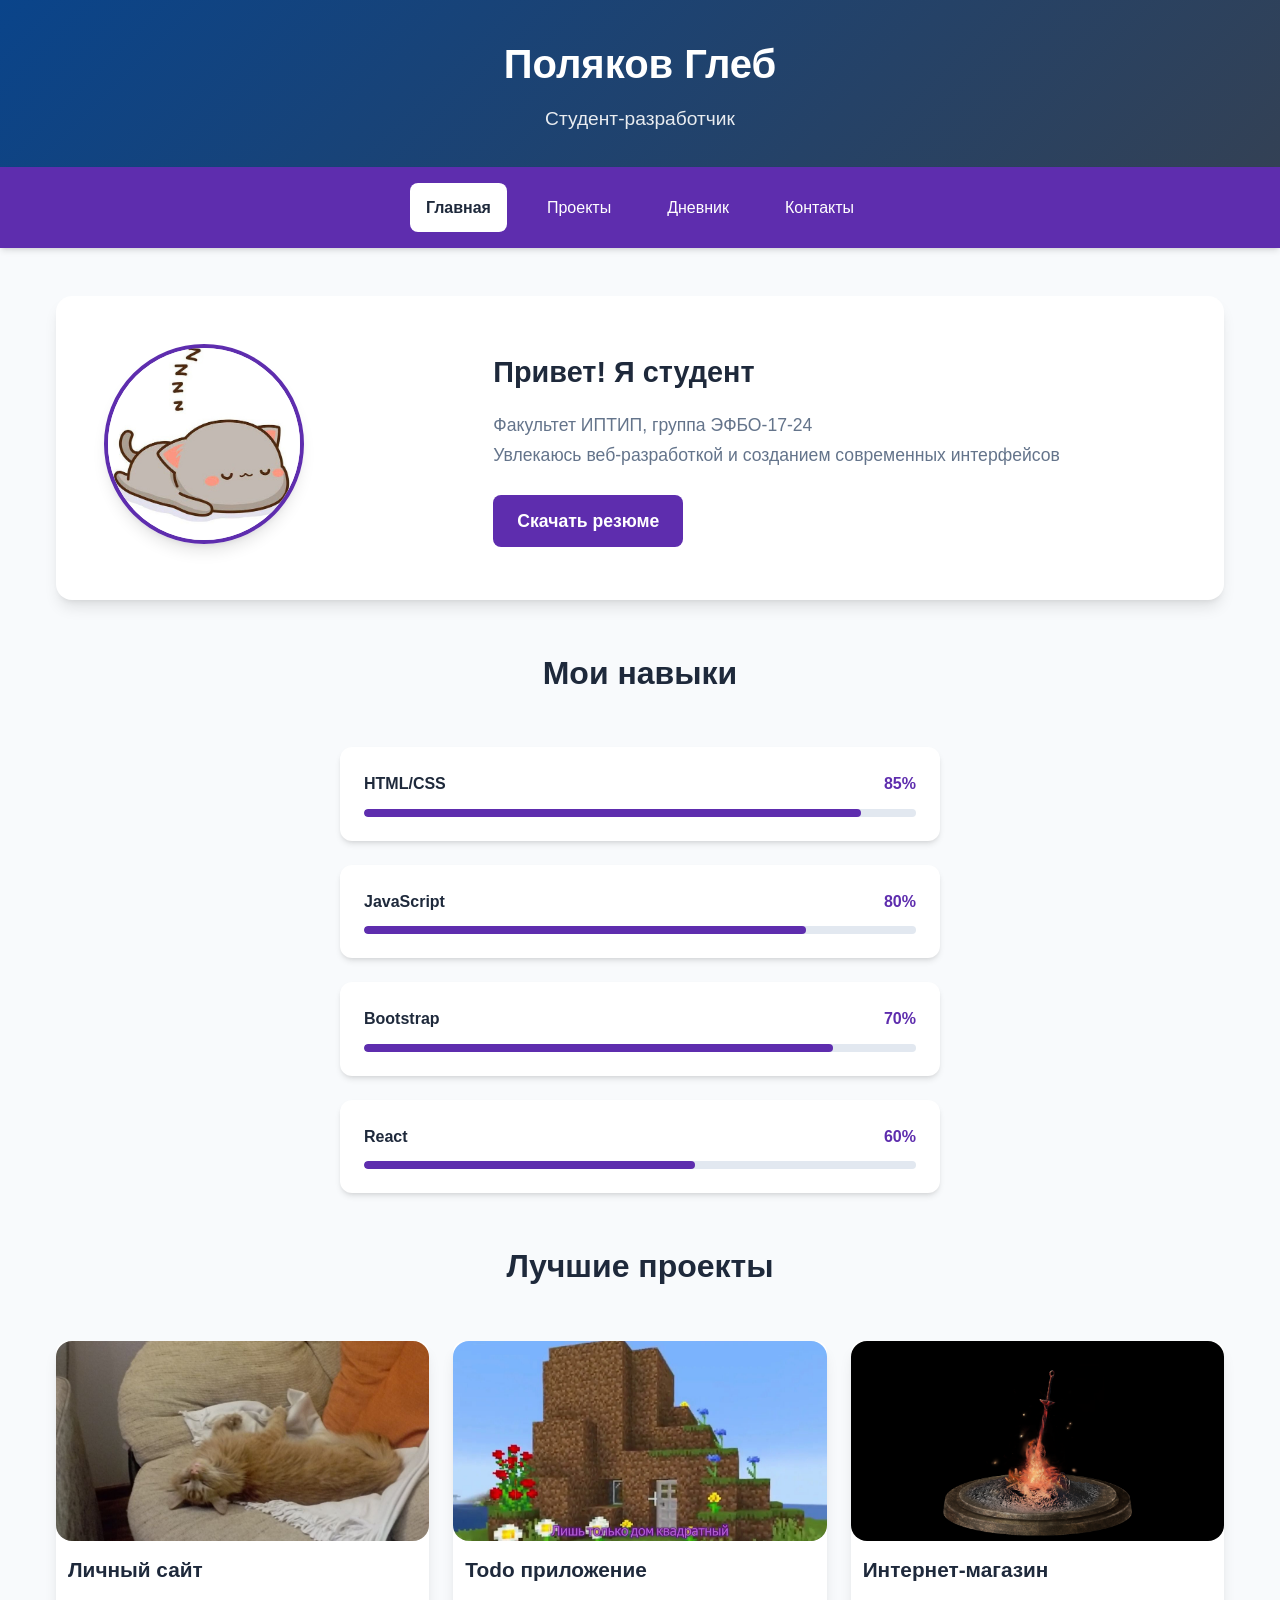
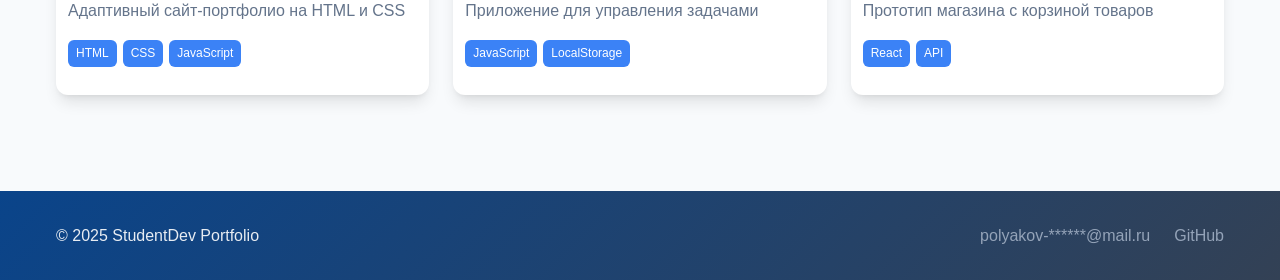
<file: index.html>
<!DOCTYPE html>
<html lang="ru">
<head>
    <meta charset="UTF-8">
    <meta name="viewport" content="width=device-width, initial-scale=1.0">
    <meta name="description" content="Личный сайт студента-разработчика - главная">
    <title>Главная - StudentDev Portfolio</title>
    <link rel="stylesheet" href="styles/styles.css">
</head>
<body>
    <div class="page">
        <!-- Header -->
        <header class="header">
            <div class="container">
                <div class="header__content">
                    <h1 class="header__title">Поляков Глеб</h1>
                    <p class="header__subtitle">Студент-разработчик</p>
                </div>
            </div>
        </header>

        <!-- Navigation -->
        <nav class="nav" aria-label="Основная навигация">
            <div class="container">
                <ul class="nav__list">
                    <li class="nav__item nav__item--active">
                        <a href="index.html" class="nav__link" aria-current="page">Главная</a>
                    </li>
                    <li class="nav__item">
                        <a href="pages/projects.html" class="nav__link">Проекты</a>
                    </li>
                    <li class="nav__item">
                        <a href="pages/diary.html" class="nav__link">Дневник</a>
                    </li>
                    <li class="nav__item">
                        <a href="pages/contacts.html" class="nav__link">Контакты</a>
                    </li>
                </ul>
            </div>
        </nav>

        <!-- Main Content -->
        <main class="main">
            <div class="container">
                <!-- Hero Section -->
                <section class="hero">
                    <div class="hero__content">
                        <div class="hero__image">
                            <img src="images/my-photo.jpg" alt="Фото студента" class="hero__photo">
                        </div>
                        <div class="hero__info">
                            <h2 class="hero__greeting">Привет! Я студент</h2>
                            <p class="hero__description">
                                Факультет ИПТИП, группа ЭФБО-17-24<br>
                                Увлекаюсь веб-разработкой и созданием современных интерфейсов
                            </p>
                            <a href="assets/resume.pdf" download class="button button--primary hero__button" aria-label="Скачать резюме">Скачать резюме</a>
                        </div>
                    </div>
                </section>

                <!-- Skills Section -->
                <section class="skills">
                    <h2 class="section-title">Мои навыки</h2>
                    <div class="skills__grid">
                        <div class="skill">
                            <div class="skill__header">
                                <span class="skill__name">HTML/CSS</span>
                                <span class="skill__percent">85%</span>
                            </div>
                            <div class="skill__progress">
                                <div class="skill__progress-bar" style="width: 90%"></div>
                            </div>
                        </div>
                        <div class="skill">
                            <div class="skill__header">
                                <span class="skill__name">JavaScript</span>
                                <span class="skill__percent">80%</span>
                            </div>
                            <div class="skill__progress">
                                <div class="skill__progress-bar" style="width: 80%"></div>
                            </div>
                        </div>
                        <div class="skill">
                            <div class="skill__header">
                                <span class="skill__name">Bootstrap</span>
                                <span class="skill__percent">70%</span>
                            </div>
                            <div class="skill__progress">
                                <div class="skill__progress-bar" style="width: 85%"></div>
                            </div>
                        </div>
                        <div class="skill">
                            <div class="skill__header">
                                <span class="skill__name">React</span>
                                <span class="skill__percent">60%</span>
                            </div>
                            <div class="skill__progress">
                                <div class="skill__progress-bar" style="width: 60%"></div>
                            </div>
                        </div>
                    </div>
                </section>

                <!-- Projects Preview -->
                <section class="projects-preview">
                    <h2 class="section-title">Лучшие проекты</h2>
                    <div class="projects-preview__grid">
                        <article class="project-card">
                            <div class="project-card__image">
                                <img src="images/project1.jpg" alt="Личный сайт" class="responsive-image">
                            </div>
                            <div class="project-card__content">
                                <h3 class="project-card__title">Личный сайт</h3>
                                <p class="project-card__description">
                                    Адаптивный сайт-портфолио на HTML и CSS
                                </p>
                                <div class="project-card__tags">
                                    <span class="tag">HTML</span>
                                    <span class="tag">CSS</span>
                                    <span class="tag">JavaScript</span>
                                </div>
                            </div>
                        </article>
                        <article class="project-card">
                            <div class="project-card__image">
                                <img src="images/project2.jpg" alt="Todo приложение" class="responsive-image">
                            </div>
                            <div class="project-card__content">
                                <h3 class="project-card__title">Todo приложение</h3>
                                <p class="project-card__description">
                                    Приложение для управления задачами
                                </p>
                                <div class="project-card__tags">
                                    <span class="tag">JavaScript</span>
                                    <span class="tag">LocalStorage</span>
                                </div>
                            </div>
                        </article>
                        <article class="project-card">
                            <div class="project-card__image">
                                <img src="images/project3.png" alt="Интернет-магазин" class="responsive-image">
                            </div>
                            <div class="project-card__content">
                                <h3 class="project-card__title">Интернет-магазин</h3>
                                <p class="project-card__description">
                                    Прототип магазина с корзиной товаров
                                </p>
                                <div class="project-card__tags">
                                    <span class="tag">React</span>
                                    <span class="tag">API</span>
                                </div>
                            </div>
                        </article>
                    </div>
                </section>
            </div>
        </main>

        <!-- Footer -->
        <footer class="footer">
            <div class="container">
                <div class="footer__content">
                    <p class="footer__copyright">&copy; 2025 StudentDev Portfolio</p>
                    <div class="footer__links">
                        <a href="mailto:student@edu.ru" class="footer__link">polyakov-******@mail.ru</a>
                        <a href="https://github.com/PolKas1806/frontend-backend-KR3/tree/dev" class="footer__link">GitHub</a>
                    </div>
                </div>
            </div>
        </footer>
    </div>
</body>
</html>
</file>
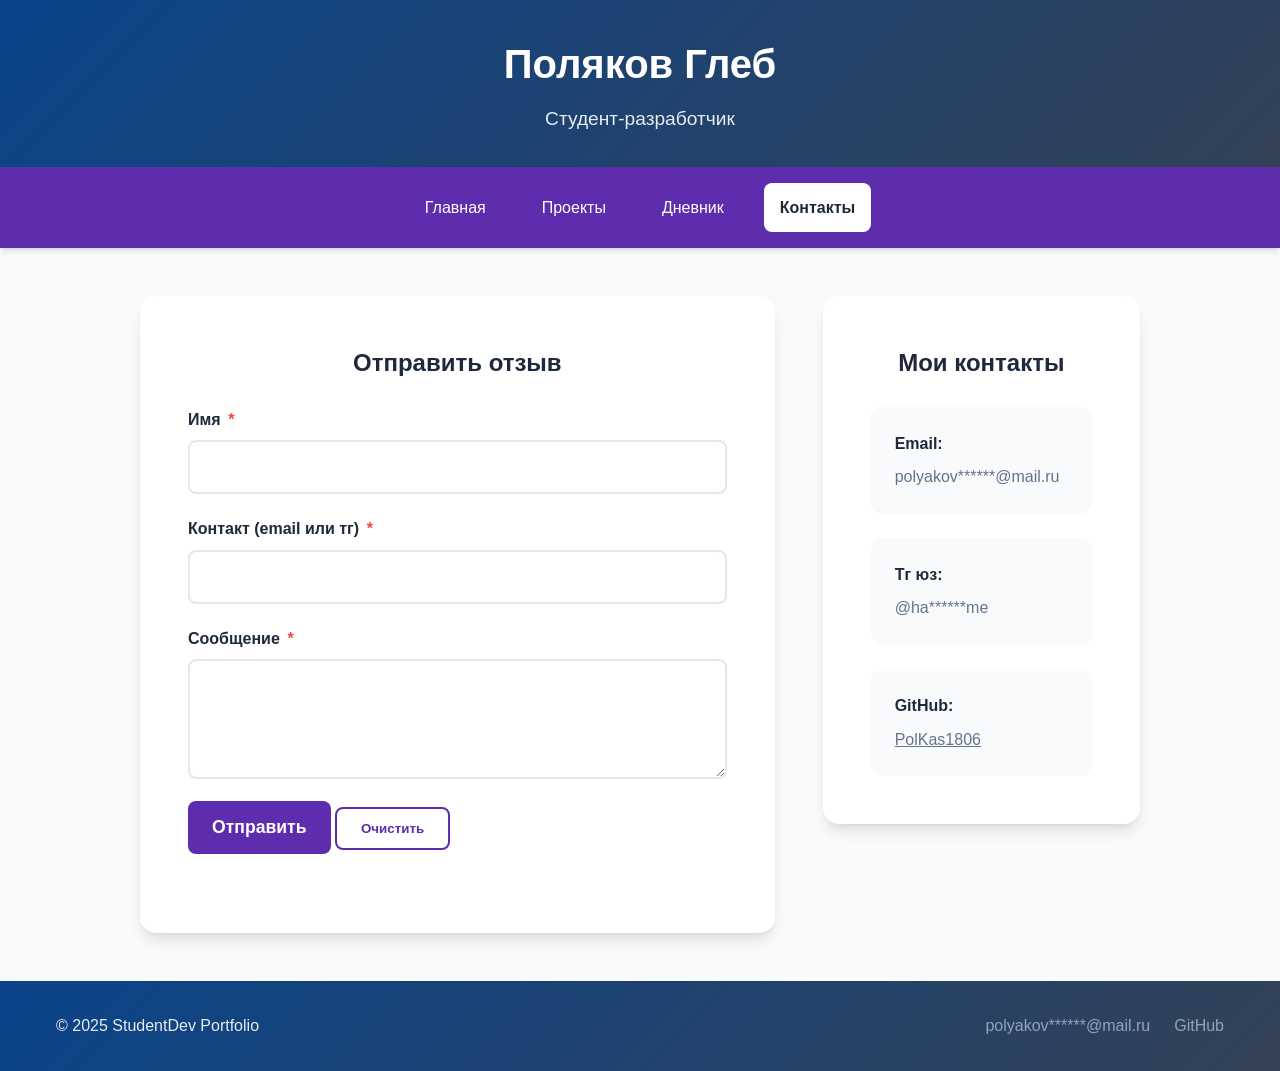
<file: pages/contacts.html>
<!DOCTYPE html>
<html lang="ru">
<head>
    <meta charset="UTF-8">
    <meta name="viewport" content="width=device-width, initial-scale=1.0">
    <meta name="description" content="Личный сайт студента-разработчика - контакты">
    <title>Проекты - StudentDev Portfolio</title>
    <link rel="stylesheet" href="../styles/styles.css">
</head>
<body>
    <div class="page">
        <!-- Header -->
        <header class="header">
            <div class="container">
                <div class="header__content">
                    <h1 class="header__title">Поляков Глеб</h1>
                    <p class="header__subtitle">Студент-разработчик</p>
                </div>
            </div>
        </header>

        <!-- Navigation -->
        <nav class="nav" aria-label="Основная навигация">
            <div class="container">
                <ul class="nav__list">
                    <li class="nav__item">
                        <a href="../index.html" class="nav__link">Главная</a>
                    </li>
                    <li class="nav__item">
                        <a href="projects.html" class="nav__link">Проекты</a>
                    </li>
                    <li class="nav__item">
                        <a href="diary.html" class="nav__link">Дневник</a>
                    </li>
                    <li class="nav__item nav__item--active">
                        <a href="contacts.html" class="nav__link" aria-current="page">Контакты</a>
                    </li>
                </ul>
            </div>
        </nav>

        <!-- Main Content -->
        <main class="main">
            <div class="container">
                <div class="contacts__content">
                    <div class="contact-form" aria-labelledby="contactFormTitle">
                        <h2 id="contactFormTitle" class="contact-form__title">Отправить отзыв</h2>

                        <form id="contactForm" class="form" novalidate>
                            <fieldset>
                                <legend class="visually-hidden">Форма обратной связи</legend>

                                <div class="form-group">
                                    <label for="name" class="form-label">Имя <span aria-hidden="true" class="required-mark">*</span></label>
                                    <input id="name" name="name" type="text" class="form__input" required aria-required="true" aria-describedby="nameError">
                                    <span id="nameError" class="form-error" role="alert" aria-live="assertive"></span>
                                </div>

                                <div class="form-group">
                                    <label for="contact" class="form-label">Контакт (email или тг) <span aria-hidden="true" class="required-mark">*</span></label>
                                    <input id="contact" name="contact" type="text" class="form__input" required aria-required="true" aria-describedby="contactError">
                                    <span id="contactError" class="form-error" role="alert" aria-live="assertive"></span>
                                </div>

                                <div class="form-group">
                                    <label for="message" class="form-label">Сообщение <span aria-hidden="true" class="required-mark">*</span></label>
                                    <textarea id="message" name="message" class="form__textarea" required aria-required="true" aria-describedby="messageError"></textarea>
                                    <span id="messageError" class="form-error" role="alert" aria-live="assertive"></span>
                                </div>

                                <div class="form-actions">
                                    <button type="submit" class="button form__button button--primary">Отправить</button>
                                    <button type="button" id="contactReset" class="button button--outline">Очистить</button>
                                </div>
                            </fieldset>
                        </form>

                        <p id="formStatus" class="form-status" aria-live="polite"></p>
                    </div>
                    <div class="contact-info">
                        <h2 class="contact-info__title">Мои контакты</h2>
                        <div class="contact-info__items">
                            <div class="contact-item">
                                <div class="contact-item__content">
                                    <p class="contact-item__title">Email: <p class="contact-item__value">polyakov******@mail.ru</p></p>
                                </div>
                            </div>
                            <div class="contact-item">
                                <div class="contact-item__content">
                                    <p class="contact-item__title">Тг юз: <p class="contact-item__value">@ha******me</p></p>
                                </div>
                            </div>
                            <div class="contact-item">
                                <div class="contact-item__content">
                                    <p class="contact-item__title">GitHub: </p>
                                    <a href="https://github.com/PolKas1806/frontend-backend-KR3/tree/dev" class="contact-item__value">PolKas1806</a>
                                </div>
                            </div>
                        </div>
                    </div>
                </div>
            </div>
        </main>

        <!-- Footer -->
        <footer class="footer">
            <div class="container">
                <div class="footer__content">
                    <p class="footer__copyright">&copy; 2025 StudentDev Portfolio</p>
                    <div class="footer__links">
                        <a href="mailto:student@edu.ru" class="footer__link">polyakov******@mail.ru</a>
                        <a href="https://github.com/PolKas1806/frontend-backend-KR3/tree/dev" class="footer__link">GitHub</a>
                    </div>
                </div>
            </div>
        </footer>
    </div>
    <script>
        (function(){
        const form = document.getElementById('contactForm');
        const status = document.getElementById('formStatus');
        const resetBtn = document.getElementById('contactReset');

        function setError(input, message) {
            const err = document.getElementById(input.getAttribute('aria-describedby'));
            input.setAttribute('aria-invalid', 'true');
            if (err) err.textContent = message;
        }
        function clearError(input) {
            const err = document.getElementById(input.getAttribute('aria-describedby'));
            input.removeAttribute('aria-invalid');
            if (err) err.textContent = '';
        }

        function validate() {
            const name = form.elements['name'];
            const contact = form.elements['contact'];
            const message = form.elements['message'];
            let valid = true;
            // очистка
            [name, contact, message].forEach(clearError);

            if (!name.value.trim()) { setError(name, 'Введите имя'); valid = false; }
            if (!contact.value.trim()) { setError(contact, 'Укажите контакт'); valid = false; }
            if (!message.value.trim()) { setError(message, 'Напишите сообщение'); valid = false; }

            return { valid, firstInvalid: valid ? null : [name, contact, message].find(i => i.hasAttribute('aria-invalid')) };
        }

        form.addEventListener('submit', function(e){
            e.preventDefault();
            const result = validate();
            if (!result.valid) {
            result.firstInvalid.focus();
            status.textContent = 'Пожалуйста, исправьте ошибки в форме.';
            return;
            }
            // Успешная отправка (здесь можно сделать fetch). Для демонстрации — показать сообщение и сбросить форму.
            status.textContent = 'Спасибо! Ваше сообщение отправлено.';
            form.reset();
            [ ...form.elements ].forEach(el => { if (el.getAttribute && el.getAttribute('aria-invalid')) el.removeAttribute('aria-invalid'); });
        });

        resetBtn.addEventListener('click', () => {
            form.reset();
            status.textContent = '';
            [ ...form.elements ].forEach(el => { if (el.getAttribute && el.getAttribute('aria-invalid')) el.removeAttribute('aria-invalid'); const err = document.getElementById(el.getAttribute && el.getAttribute('aria-describedby')); if (err) err.textContent = ''; });
        });
        })();
    </script>
</body>
</html>
</file>
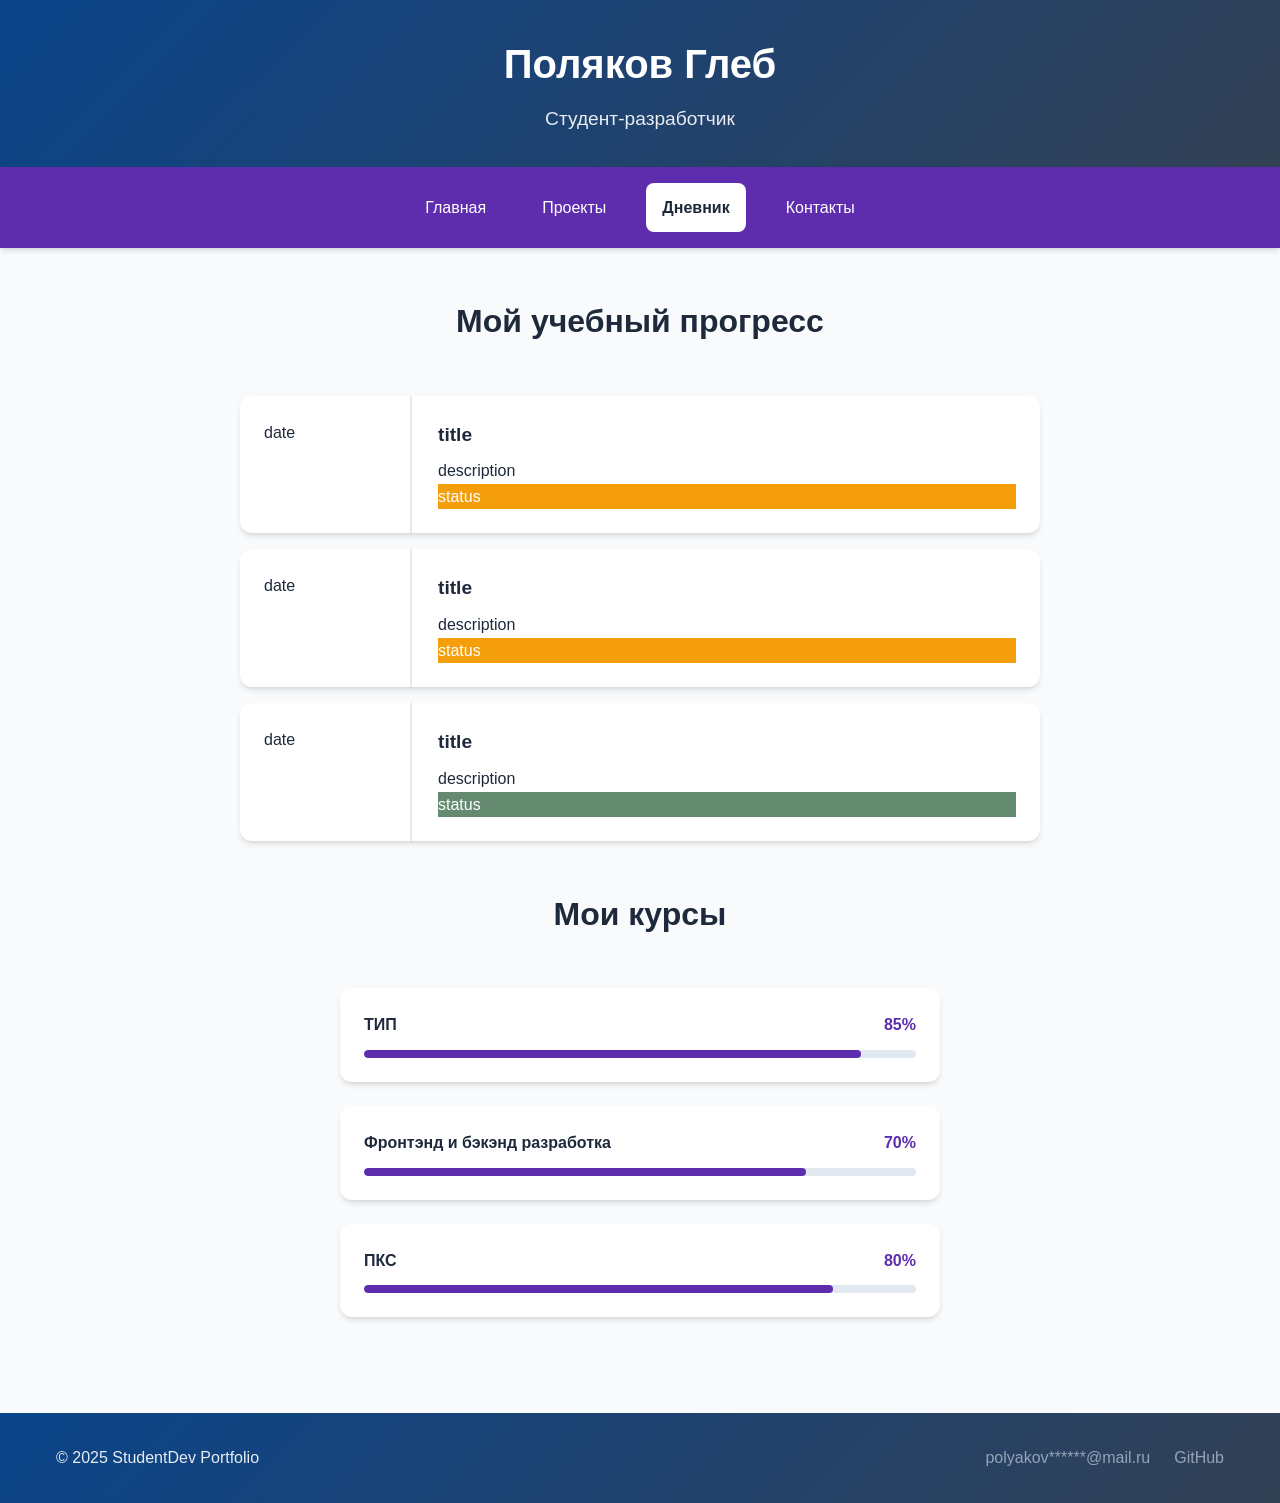
<file: pages/diary.html>
<!DOCTYPE html>
<html lang="ru">
<head>
    <meta charset="UTF-8">
    <meta name="viewport" content="width=device-width, initial-scale=1.0">
    <meta name="description" content="Личный сайт студента-разработчика - учебный дневник">
    <title>Проекты - StudentDev Portfolio</title>
    <link rel="stylesheet" href="../styles/styles.css">
</head>
<body>
    <div class="page">
        <!-- Header -->
        <header class="header">
            <div class="container">
                <div class="header__content">
                    <h1 class="header__title">Поляков Глеб</h1>
                    <p class="header__subtitle">Студент-разработчик</p>
                </div>
            </div>
        </header>

        <!-- Navigation -->
        <nav class="nav" aria-label="Основная навигация">
            <div class="container">
                <ul class="nav__list">
                    <li class="nav__item">
                        <a href="../index.html" class="nav__link">Главная</a>
                    </li>
                    <li class="nav__item">
                        <a href="projects.html" class="nav__link">Проекты</a>
                    </li>
                    <li class="nav__item nav__item--active">
                        <a href="diary.html" class="nav__link" aria-current="page">Дневник</a>
                    </li>
                    <li class="nav__item">
                        <a href="contacts.html" class="nav__link">Контакты</a>
                    </li>
                </ul>
            </div>
        </nav>

        <!-- Main Content -->
        <main class="main">
            <div class="container">
                <section class="timeline">
                    <h2 class="section-title">Мой учебный прогресс</h2>
                    <div class="timeline__item">
                        <p class="timeline_date">date</p>
                        <div class="timeline__content">
                            <h2 class="timeline__title">title</h2>
                            <p class="timeline__descripsion">description</p>
                            <p class="timeline__status--in-progress">status</p>
                        </div>
                    </div>
                    <div class="timeline__item">
                        <p class="timeline_date">date</p>
                        <div class="timeline__content">
                            <h2 class="timeline__title">title</h2>
                            <p class="timeline__descripsion">description</p>
                            <p class="timeline__status--in-progress">status</p>
                        </div>
                    </div>
                    <div class="timeline__item">
                        <p class="timeline_date">date</p>
                        <div class="timeline__content">
                            <h2 class="timeline__title">title</h2>
                            <p class="timeline__descripsion">description</p>
                            <p class="timeline__status--planned">status</p>
                        </div>
                    </div>
                </section>
                <section class="skills">
                    <h2 class="section-title">Мои курсы</h2>
                    <div class="skills__grid">
                        <div class="skill">
                            <div class="skill__header">
                                <span class="skill__name">ТИП</span>
                                <span class="skill__percent">85%</span>
                            </div>
                            <div class="skill__progress">
                                <div class="skill__progress-bar" style="width: 90%"></div>
                            </div>
                        </div>
                        <div class="skill">
                            <div class="skill__header">
                                <span class="skill__name">Фронтэнд и бэкэнд разработка</span>
                                <span class="skill__percent">70%</span>
                            </div>
                            <div class="skill__progress">
                                <div class="skill__progress-bar" style="width: 80%"></div>
                            </div>
                        </div>
                        <div class="skill">
                            <div class="skill__header">
                                <span class="skill__name">ПКС</span>
                                <span class="skill__percent">80%</span>
                            </div>
                            <div class="skill__progress">
                                <div class="skill__progress-bar" style="width: 85%"></div>
                            </div>
                        </div>
                    </div>
                </section>
            </div>
        </main>

        <!-- Footer -->
        <footer class="footer">
            <div class="container">
                <div class="footer__content">
                    <p class="footer__copyright">&copy; 2025 StudentDev Portfolio</p>
                    <div class="footer__links">
                        <a href="mailto:student@edu.ru" class="footer__link">polyakov******@mail.ru</a>
                        <a href="https://github.com/PolKas1806/frontend-backend-KR3/tree/dev" class="footer__link">GitHub</a>
                    </div>
                </div>
            </div>
        </footer>
    </div>
</body>
</html>
</file>
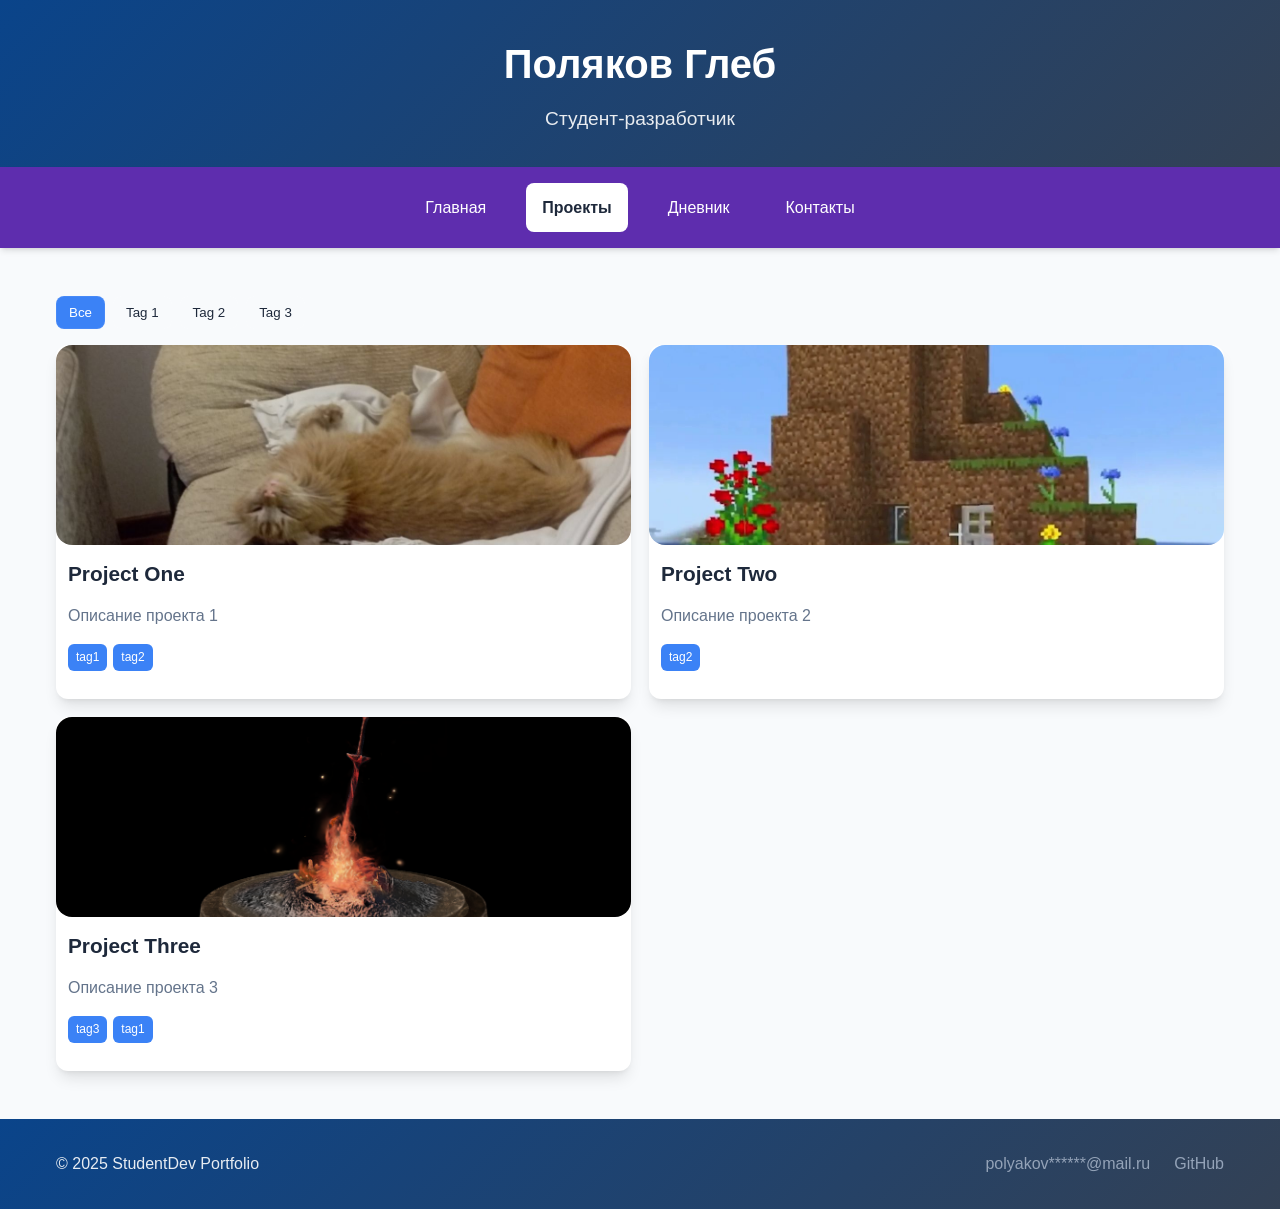
<file: pages/projects.html>
<!DOCTYPE html>
<html lang="ru">
<head>
    <meta charset="UTF-8">
    <meta name="viewport" content="width=device-width, initial-scale=1.0">
    <meta name="description" content="Личный сайт студента-разработчика - проекты">
    <title>Проекты - StudentDev Portfolio</title>
    <link rel="stylesheet" href="../styles/styles.css">
</head>
<body>
    <div class="page">
        <!-- Header -->
        <header class="header">
            <div class="container">
                <div class="header__content">
                    <h1 class="header__title">Поляков Глеб</h1>
                    <p class="header__subtitle">Студент-разработчик</p>
                </div>
            </div>
        </header>

        <!-- Navigation -->
        <nav class="nav" aria-label="Основная навигация">
            <div class="container">
                <ul class="nav__list">
                    <li class="nav__item">
                        <a href="../index.html" class="nav__link">Главная</a>
                    </li>
                    <li class="nav__item nav__item--active">
                        <a href="projects.html" class="nav__link" aria-current="page">Проекты</a>
                    </li>
                    <li class="nav__item">
                        <a href="diary.html" class="nav__link">Дневник</a>
                    </li>
                    <li class="nav__item">
                        <a href="contacts.html" class="nav__link">Контакты</a>
                    </li>
                </ul>
            </div>
        </nav>

        <!-- Main Content -->
        <main class="main">
            <div class="container">
                <section class="projects__filters" id="projectsFilters">
                    <button type="button" class="filter" data-filter="all" aria-pressed="true">Все</button>
                    <button type="button" class="filter" data-filter="tag1">Tag 1</button>
                    <button type="button" class="filter" data-filter="tag2">Tag 2</button>
                    <button type="button" class="filter" data-filter="tag3">Tag 3</button>
                </section>
                <section class="projects-grid" id="projectsGrid">
                    <div class="project-card" data-tags="tag1 tag2">
                        <div class="project-card__image">
                            <img src="../images/project1.jpg" alt="картинка для первого проекта" class="responsive-image">
                        </div>
                        <div class="project-card__content">
                            <h2 class="project-card__title">Project One</h2>
                            <p class="project-card__description">Описание проекта 1</p>
                            <div class="project-card__tags">
                                <span class="tag">tag1</span>
                                <span class="tag">tag2</span>
                            </div>
                        </div>
                    </div>

                    <div class="project-card" data-tags="tag2">
                        <div class="project-card__image">
                            <img src="../images/project2.jpg" alt="картинка для второго проекта" class="responsive-image">
                        </div>
                        <div class="project-card__content">
                            <h2 class="project-card__title">Project Two</h2>
                            <p class="project-card__description">Описание проекта 2</p>
                            <div class="project-card__tags">
                                <span class="tag">tag2</span>
                            </div>
                        </div>
                    </div>

                    <div class="project-card" data-tags="tag3 tag1">
                        <div class="project-card__image">
                            <img src="../images/project3.png" alt="картинка для третьего проекта" class="responsive-image">
                        </div>
                        <div class="project-card__content">
                            <h2 class="project-card__title">Project Three</h2>
                            <p class="project-card__description">Описание проекта 3</p>
                            <div class="project-card__tags">
                                <span class="tag">tag3</span>
                                <span class="tag">tag1</span>
                            </div>
                        </div>
                    </div>
                </section>
                <!-- JS -->
                <script src="../scripts/projects.js" defer></script>
             </div>
         </main>

        <!-- Footer -->
        <footer class="footer">
            <div class="container">
                <div class="footer__content">
                    <p class="footer__copyright">&copy; 2025 StudentDev Portfolio</p>
                    <div class="footer__links">
                        <a href="mailto:student@edu.ru" class="footer__link">polyakov******@mail.ru</a>
                        <a href="https://github.com/PolKas1806/frontend-backend-KR3/tree/dev" class="footer__link">GitHub</a>
                    </div>
                </div>
            </div>
        </footer>
    </div>
</body>
</html>
</file>
<file: styles/styles.css>
/* CSS Variables */
:root {
    /* Colors */
    --primary-color: #5e2dae;
    --primary-dark: #1dd8b9;
    --primary-light: #3b82f6;
    --secondary-color: #648b70;
    --accent-color: #0bf51b;
    --success-color: #10b981;
    --warning-color: #f59e0b;
    --error-color: #ef4444;
    
    /* Text Colors */
    --text-primary: #1e293b;
    --text-secondary: #64748b;
    --text-light: #94a3b8;
    --text-white: #ffffff;
    
    /* Background Colors */
    --bg-body: #f8fafc;
    --bg-card: #ffffff;
    --bg-header: #0a448a;
    --bg-footer: #0a448a;
    
    /* Gradients */
    --gradient-primary: linear-gradient(135deg, var(--primary-color), var(--primary-dark));
    --gradient-dark: linear-gradient(135deg, var(--bg-header), #334155);
    
    /* Shadows */
    --shadow-sm: 0 1px 2px 0 rgb(0 0 0 / 0.05);
    --shadow-md: 0 4px 6px -1px rgb(0 0 0 / 0.1), 0 2px 4px -2px rgb(0 0 0 / 0.1);
    --shadow-lg: 0 10px 15px -3px rgb(0 0 0 / 0.1), 0 4px 6px -4px rgb(0 0 0 / 0.1);
    
    /* Border Radius */
    --radius-sm: 0.375rem;
    --radius-md: 0.5rem;
    --radius-lg: 0.75rem;
    --radius-xl: 1rem;
    
    /* Spacing */
    --space-xs: 0.5rem;
    --space-sm: 0.75rem;
    --space-md: 1rem;
    --space-lg: 1.5rem;
    --space-xl: 2rem;
    --space-2xl: 3rem;
    
    /* Transitions */
    --transition: all 0.3s ease;
}

/* Reset and Base Styles */
* {
    margin: 0;
    padding: 0;
    box-sizing: border-box;
}

body {
    font-family: 'Inter', -apple-system, BlinkMacSystemFont, sans-serif;
    line-height: 1.6;
    color: var(--text-primary);
    background-color: var(--bg-body);
}

fieldset {
    border: none;
    padding: 0;
    margin: 0;
}

.container {
    max-width: 1200px;
    margin: 0 auto;
    padding: 0 var(--space-md);
}

.responsive-image {
    width: 100%;
    height: auto;
    display: block;
    border-radius: var(--radius-xl);
}

.header:focus,
.header:focus-visible,
.nav:focus,
.nav:focus-visible,
.main:focus,
.main:focus-visible,
.footer:focus,
.footer:focus-visible {
    outline: none;
    box-shadow: 0 0 0 4px rgba(37, 99, 235, 0.12);
    border-radius: var(--radius-md);
    transition: box-shadow 0.18s ease;
}

/* Page Layout */
.page {
    min-height: 100vh;
    display: flex;
    flex-direction: column;
}

/* Header */
.header {
    background: var(--gradient-dark);
    color: var(--text-white);
    padding: var(--space-xl) 0;
    text-align: center;
}

.header__content {
    max-width: 600px;
    margin: 0 auto;
}

.header__title {
    font-size: 2.5rem;
    font-weight: 700;
    margin-bottom: var(--space-xs);
}

.header__subtitle {
    font-size: 1.2rem;
    opacity: 0.9;
}

/* Navigation */
.nav {
    background: var(--primary-color);
    position: sticky;
    top: 0;
    z-index: 100;
    box-shadow: var(--shadow-md);
}

.nav__list {
    list-style: none;
    display: flex;
    justify-content: center;
    gap: var(--space-lg);
    padding: var(--space-md) 0;
}

.nav__item {
    margin: 0;
}

.nav__link {
    display: block;
    padding: var(--space-sm) var(--space-md);
    color: var(--text-white);
    text-decoration: none;
    border-radius: var(--radius-md);
    transition: var(--transition);
    font-weight: 500;
}

.nav__link:hover {
    background: rgba(255, 255, 255, 0.1);
    transform: translateY(-1px);
}

.nav-link:focus {
      outline: none;
      border-color: #0066cc;
      background: #e6f3ff;
}

.nav__item--active .nav__link {
    background: var(--bg-card);
    color: var(--text-primary);
    font-weight: 600;
}

/* Main Content */
.main {
    flex: 1;
    padding: var(--space-2xl) 0;
}

/* Section Title */
.section-title {
    font-size: 2rem;
    font-weight: 700;
    color: var(--text-primary);
    text-align: center;
    margin-bottom: var(--space-2xl);
}

/* Hero Section */
.hero {
    margin-bottom: var(--space-2xl);
}

.hero__content {
    display: grid;
    grid-template-columns: 1fr 2fr;
    gap: var(--space-2xl);
    align-items: center;
    background: var(--bg-card);
    padding: var(--space-2xl);
    border-radius: var(--radius-xl);
    box-shadow: var(--shadow-lg);
}

.hero__photo {
    width: 200px;
    height: 200px;
    border-radius: 50%;
    object-fit: cover;
    border: 4px solid var(--primary-color);
    box-shadow: var(--shadow-lg);
}

.hero__greeting {
    font-size: 1.8rem;
    font-weight: 600;
    color: var(--text-primary);
    margin-bottom: var(--space-md);
}

.hero__description {
    font-size: 1.1rem;
    color: var(--text-secondary);
    line-height: 1.7;
    margin-bottom: var(--space-lg);
}

.hero__button {
    font-size: 1.1rem;
    padding: var(--space-md) var(--space-lg);
}

/* Skills Section */
.skills {
    margin-bottom: var(--space-2xl);
}

.skills__grid {
    display: grid;
    gap: var(--space-lg);
    max-width: 600px;
    margin: 0 auto;
}

.skill {
    background: var(--bg-card);
    padding: var(--space-lg);
    border-radius: var(--radius-lg);
    box-shadow: var(--shadow-md);
}

.skill__header {
    display: flex;
    justify-content: space-between;
    align-items: center;
    margin-bottom: var(--space-sm);
}

.skill__name {
    font-weight: 600;
    color: var(--text-primary);
}

.skill__percent {
    font-weight: 600;
    color: var(--primary-color);
}

.skill__progress {
    height: 8px;
    background: #e2e8f0;
    border-radius: var(--radius-sm);
    overflow: hidden;
}

.skill__progress-bar {
    height: 100%;
    background: var(--primary-color);
    border-radius: var(--radius-sm);
    transition: width 1s ease-in-out;
}

/* Projects Preview */
.projects-preview {
    margin-bottom: var(--space-2xl);
}

.projects-preview__grid {
    display: grid;
    grid-template-columns: repeat(auto-fit, minmax(300px, 1fr));
    gap: var(--space-lg);
}

/* Project Card */
.project-card {
    background: var(--bg-card);
    border-radius: var(--radius-lg);
    overflow: hidden;
    box-shadow: var(--shadow-md);
}

.project-card:hover {
    transform: translateY(-4px);
    transition: var(--transition);
    box-shadow: var(--shadow-lg);
}

.project-card__image, image {
    height: 200px;
    overflow: hidden;
}

.project-card__image img, image {
    width: 100%;
    height: 100%;
    object-fit: cover;
    transition: var(--transition);
}

.project-card:hover .project-card__image img {
    transform: scale(1.05);
}

.project-card__content {
    padding: var(--space-lg);
}

.project-card__title {
    font-size: 1.3rem;
    font-weight: 600;
    color: var(--text-primary);
    margin-bottom: var(--space-sm);
}

.project-card__description {
    color: var(--text-secondary);
    line-height: 1.6;
    margin-bottom: var(--space-md);
}

.project-card__tags {
    display: flex;
    flex-wrap: wrap;
    gap: var(--space-xs);
    margin-bottom: var(--space-md);
}

.project-card__button {
    width: 100%;
}

/* Tag Component */
.tag {
    display: inline-block;
    padding: var(--space-xs) var(--space-sm);
    background: var(--primary-light);
    color: var(--text-white);
    border-radius: var(--radius-sm);
    font-size: 0.8rem;
    font-weight: 500;
}

/* Button Component */
.button {
    display: inline-block;
    padding: var(--space-sm) var(--space-lg);
    border: none;
    border-radius: var(--radius-md);
    font-weight: 600;
    text-decoration: none;
    text-align: center;
    cursor: pointer;
    transition: var(--transition);
    font-family: inherit;
}

.button--primary {
    background: var(--primary-color);
    color: var(--text-white);
}

.button--primary:hover {
    background: var(--primary-dark);
    transform: translateY(-2px);
}

.button--outline {
    background: transparent;
    color: var(--primary-color);
    border: 2px solid var(--primary-color);
}

.button--outline:hover {
    background: var(--primary-color);
    color: var(--text-white);
    transform: translateY(-2px);
}

/* Projects Page Specific Styles */
.projects__header {
    display: flex;
    justify-content: space-between;
    align-items: center;
    margin-bottom: var(--space-2xl);
    flex-wrap: wrap;
    gap: var(--space-md);
}

.projects__filters {
    display: flex;
    gap: 8px;
    flex-wrap: wrap;
    margin-bottom: 16px;
}

.filter {
    padding: 8px 12px;
    background: rgba(255,255,255,0.06);
    border: 1px solid rgba(255,255,255,0.06);
    color: inherit;
    border-radius: 8px;
    cursor: pointer;
    transition: background 0.18s ease, transform 0.12s ease;
}

.filter:hover { transform: translateY(-2px); }

.filter[aria-pressed="true"], .filter.active {
    background: var(--primary-light);
    color: var(--text-white);
}

/* Сетка проектов и скрытие */
.projects-grid {
    display: grid;
    grid-template-columns: repeat(2, minmax(260px, 1fr));
    gap: 18px;
}

.project-card {
    background: var(--color-duo-main, #fff);
    border-radius: 12px;
    overflow: hidden;
    box-shadow: var(--shadow-lg, 0 6px 20px rgba(0,0,0,0.08));
    display: flex;
    flex-direction: column;
    transition: var(--transition);
}

.project-card__content { padding: 12px; }

.project-card__tags { margin-top: 8px; display:flex; gap:6px; flex-wrap:wrap; }

.tag { padding:4px 8px; border-radius:6px; font-size:12px; }

/* скрытие карточки */
.project-card.is-hidden { display: none !important; }

/* Diary Page Specific Styles */
.timeline {
    max-width: 800px;
    margin: 0 auto var(--space-2xl);
}

.timeline__item {
    display: grid;
    grid-template-columns: 150px 1fr;
    gap: var(--space-lg);
    padding: var(--space-lg);
    background: var(--bg-card);
    border-radius: var(--radius-lg);
    margin-bottom: var(--space-md);
    box-shadow: var(--shadow-md);
    position: relative;
}

.timeline__item::before {
    content: '';
    position: absolute;
    left: 170px;
    top: 0;
    bottom: 0;
    width: 2px;
    background: #e2e8f0;
}

.timeline__date {
    font-weight: 600;
    color: var(--text-primary);
}

.timeline__content {
    position: relative;
}

.timeline__title {
    font-size: 1.2rem;
    font-weight: 600;
    color: var(--text-primary);
    margin-bottom: var(--space-xs);
}

.timeline__description {
    color: var(--text-secondary);
    line-height: 1.6;
    margin-bottom: var(--space-sm);
}

.timeline__status {
    display: inline-block;
    padding: var(--space-xs) var(--space-sm);
    border-radius: var(--radius-sm);
    font-size: 0.8rem;
    font-weight: 600;
}

.timeline__status--completed {
    background: var(--success-color);
    color: white;
}

.timeline__status--in-progress {
    background: var(--warning-color);
    color: white;
}

.timeline__status--planned {
    background: var(--secondary-color);
    color: white;
}

/* Courses Section */
.courses {
    margin-bottom: var(--space-2xl);
}

.courses__title {
    font-size: 1.5rem;
    font-weight: 600;
    color: var(--text-primary);
    margin-bottom: var(--space-lg);
    text-align: center;
}

.courses__grid {
    display: grid;
    gap: var(--space-lg);
    max-width: 600px;
    margin: 0 auto;
}

.course {
    background: var(--bg-card);
    padding: var(--space-lg);
    border-radius: var(--radius-lg);
    box-shadow: var(--shadow-md);
}

.course__header {
    display: flex;
    justify-content: space-between;
    align-items: center;
    margin-bottom: var(--space-sm);
}

.course__name {
    font-weight: 600;
    color: var(--text-primary);
}

.course__percent {
    font-weight: 600;
    color: var(--primary-color);
}

.course__progress {
    height: 8px;
    background: #e2e8f0;
    border-radius: var(--radius-sm);
    overflow: hidden;
}

.course__progress-bar {
    height: 100%;
    background: var(--primary-color);
    border-radius: var(--radius-sm);
    transition: width 1s ease-in-out;
}

/* Add Entry Form */
.add-entry {
    background: var(--bg-card);
    padding: var(--space-2xl);
    border-radius: var(--radius-xl);
    box-shadow: var(--shadow-lg);
    max-width: 600px;
    margin: 0 auto;
}

.add-entry__title {
    font-size: 1.5rem;
    font-weight: 600;
    color: var(--text-primary);
    margin-bottom: var(--space-lg);
    text-align: center;
}

.add-entry__form {
    display: grid;
    gap: var(--space-lg);
}

.form-group {
    display: flex;
    flex-direction: column;
}

.form-label {
    font-weight: 600;
    color: var(--text-primary);
    margin-bottom: var(--space-xs);
}

.form-input,
.form-textarea {
    padding: var(--space-md);
    border: 2px solid #e2e8f0;
    border-radius: var(--radius-md);
    font-family: inherit;
    font-size: 1rem;
    transition: var(--transition);
}

.form-input:focus,
.form-textarea:focus {
    outline: none;
    border-color: var(--primary-color);
    box-shadow: 0 0 0 3px rgba(37, 99, 235, 0.1);
}

.form-textarea {
    resize: vertical;
    min-height: 100px;
}

/* Contacts Page Specific Styles */
.contacts__content {
    display: grid;
    grid-template-columns: 2fr 1fr;
    gap: var(--space-2xl);
    max-width: 1000px;
    margin: 0 auto;
}

.contact-form {
    background: var(--bg-card);
    padding: var(--space-2xl);
    border-radius: var(--radius-xl);
    box-shadow: var(--shadow-lg);
}

.form {
    display: grid;
    gap: var(--space-lg);
}

.form__group {
    display: flex;
    flex-direction: column;
}

.form__label {
    font-weight: 600;
    color: var(--text-primary);
    margin-bottom: var(--space-xs);
}

.form__input,
.form__textarea {
    padding: var(--space-md);
    border: 2px solid #e2e8f0;
    border-radius: var(--radius-md);
    font-family: inherit;
    font-size: 1rem;
    transition: var(--transition);
}

.form__input:focus,
.form__textarea:focus {
    outline: none;
    border-color: var(--primary-color);
    box-shadow: 0 0 0 3px rgba(37, 99, 235, 0.1);
}

.form__textarea {
    resize: vertical;
    min-height: 120px;
}

.form__button {
    font-size: 1.1rem;
    padding: var(--space-md) var(--space-lg);
}

.contact-info {
    background: var(--bg-card);
    padding: var(--space-2xl);
    border-radius: var(--radius-xl);
    box-shadow: var(--shadow-lg);
    height: fit-content;
}

.contact-info__title,
.contact-form__title {
    font-size: 1.5rem;
    font-weight: 600;
    color: var(--text-primary);
    margin-bottom: var(--space-lg);
    text-align: center;
}

.contact-info__items {
    display: grid;
    gap: var(--space-lg);
}

.contact-item {
    display: flex;
    align-items: flex-start;
    gap: var(--space-md);
    padding: var(--space-lg);
    background: #f8fafc;
    border-radius: var(--radius-lg);
    transition: var(--transition);
}

.contact-item:hover {
    transform: translateY(-2px);
    box-shadow: var(--shadow-md);
}

.contact-item__icon {
    font-size: 1.5rem;
    flex-shrink: 0;
}

.contact-item__content {
    flex: 1;
}

.contact-item__title {
    font-weight: 600;
    color: var(--text-primary);
    margin-bottom: var(--space-xs);
}

.contact-item__value {
    color: var(--text-secondary);
}

/* Визуальные индикаторы обязательных полей */
.required-mark { color: var(--error-color); margin-left: 0.2rem; }

/* Сообщение об ошибке */
.form-error {
    color: var(--error-color);
    font-size: 0.9rem;
    min-height: 1.1em;
    display: block;
    margin-top: 6px;
}

/* Поле с ошибкой */
.form__input[aria-invalid="true"],
.form__textarea[aria-invalid="true"] {
    border-color: var(--error-color);
    box-shadow: 0 0 0 3px rgba(239, 68, 68, 0.12);
}

/* Статус формы (live region) */
.form-status {
    margin-top: 12px;
    font-weight: 600;
    min-height: 1.2em;
}

/* Скрытый текст для вспомогательной семантики */
.visually-hidden {
    position: absolute !important;
    height: 1px; width: 1px;
    overflow: hidden;
    clip: rect(1px, 1px, 1px, 1px);
    white-space: nowrap;
}

/* Footer */
.footer {
    background: var(--gradient-dark);
    color: var(--text-white);
    padding: var(--space-xl) 0;
    margin-top: auto;
}

.footer__content {
    display: flex;
    justify-content: space-between;
    align-items: center;
    flex-wrap: wrap;
    gap: var(--space-md);
}

.footer__copyright {
    margin: 0;
    opacity: 0.9;
}

.footer__links {
    display: flex;
    gap: var(--space-lg);
}

.footer__link {
    color: var(--text-light);
    text-decoration: none;
    transition: var(--transition);
}

.footer__link:hover {
    color: var(--text-white);
}

/* Responsive Design */
@media (max-width: 768px) {
    .container {
        padding: 0 var(--space-sm);
    }
    
    .header__title {
        font-size: 2rem;
    }
    
    .nav__list {
        flex-direction: column;
        gap: var(--space-xs);
        align-items: center;
    }
    
    .hero__content {
        grid-template-columns: 1fr;
        text-align: center;
        gap: var(--space-lg);
    }
    
    .hero__photo {
        width: 150px;
        height: 150px;
    }
    
    .projects__header {
        flex-direction: column;
        align-items: stretch;
    }
    
    .projects__filters {
        justify-content: center;
    }
    
    .projects__grid,
    .projects-preview__grid {
        grid-template-columns: 1fr;
    }
    
    .timeline__item {
        grid-template-columns: 1fr;
        gap: var(--space-md);
    }
    
    .timeline__item::before {
        display: none;
    }
    
    .contacts__content {
        grid-template-columns: 1fr;
    }
    
    .footer__content {
        flex-direction: column;
        text-align: center;
    }
    
    .footer__links {
        justify-content: center;
    }
}

@media (max-width: 480px) {
    :root {
        --space-xl: 1.5rem;
        --space-2xl: 2rem;
    }
    
    .section-title {
        font-size: 1.5rem;
    }
    
    .hero__greeting {
        font-size: 1.5rem;
    }
    
    .button {
        width: 100%;
    }
}
</file>
